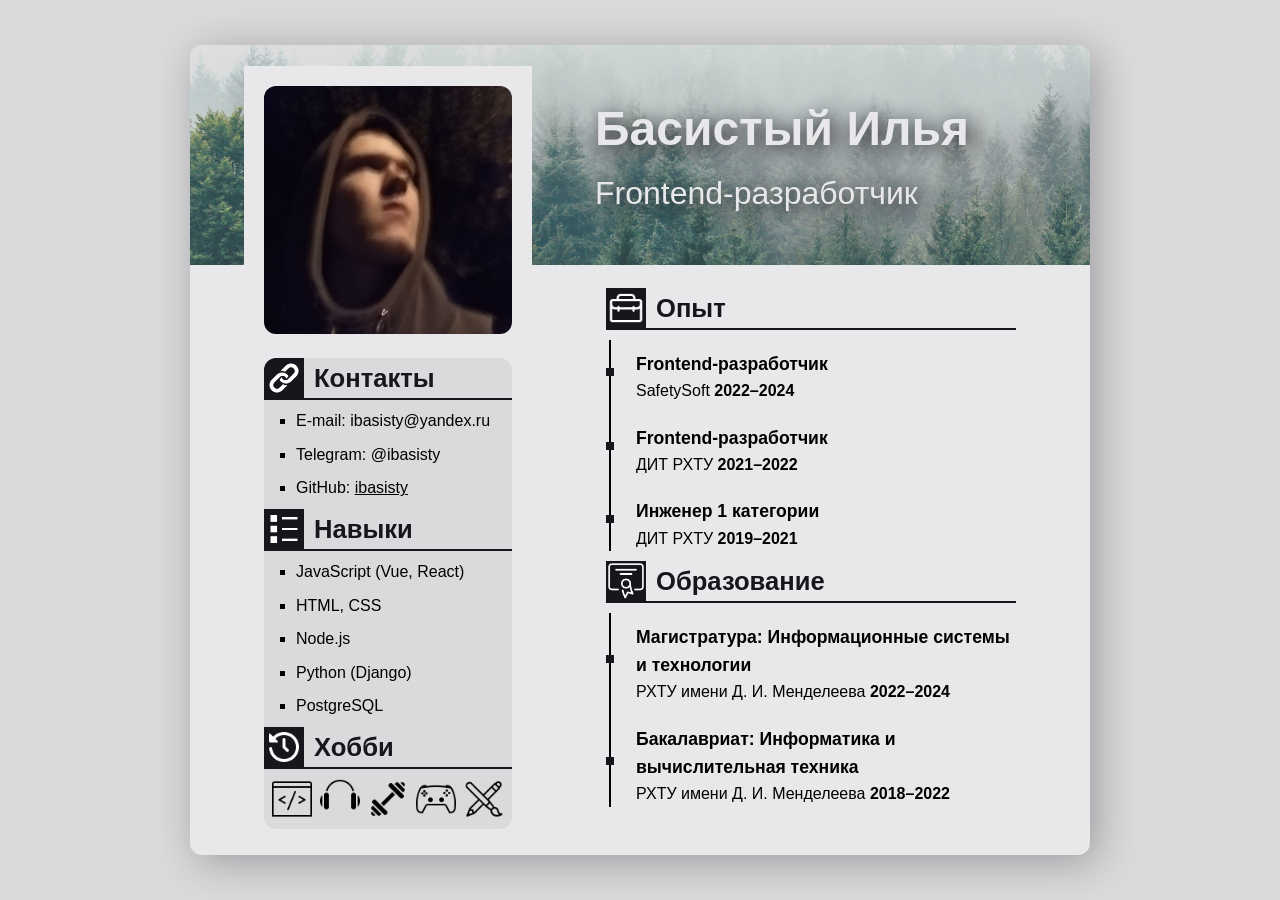
<file: index.html>
<!DOCTYPE html>
<html lang="ru">
<head>
  <meta charset="UTF-8">
  <meta name="viewport" content="width=device-width, initial-scale=1.0">
  <title>Басистый Илья</title>
  <link rel="stylesheet" href="styles/base.css">
  <link rel="stylesheet" href="styles/update_styles.css">
  <link rel="stylesheet" href="styles/main_style.css">
</head>
<body>

<body>

  <main>
    <div class="background-info">
      <img src="assets/images/background_forest_1.jpg" alt="" class="header-img">
      <div class="info">
        <span class="fio">Басистый Илья</span>
        <br>
        <span class="profession">Frontend-разработчик</span>
      </div>
    </div>
  
    <div class="main-content">
      <div class="half-content left-half">
        <img src="assets/images/avatar_photo.jpg" alt="" class="avatar-img">

        <div class="left-card">
          <div>
            <div class="icon-wrapper">
                <div class="icon" style="border-radius: 12px 0px 0 0;">
                    <img src="assets/icons/icons8-link-64.png" alt="Icon">
                </div>
                <span>Контакты</span>
              </div>
              <hr class="separator">
              <ul>
                  <li>E-mail: ibasisty@yandex.ru</li>
                  <li>Telegram: @ibasisty</li>
                  <li>GitHub: <a href="https://github.com/ibasisty">ibasisty</a></li>
              </ul>
              <div class="icon-wrapper">
                  <div class="icon">
                      <img src="assets/icons/icons8-list-64.png" alt="Icon">
                  </div>
                  <span>Навыки</span>
              </div>
              <hr class="separator">
              <ul>
                <li>JavaScript (Vue, React)</li>
                <li>HTML, CSS</li>
                <li>Node.js</li>
                <li>Python (Django)</li>
                <li>PostgreSQL</li>
              </ul>
              <div class="icon-wrapper">
                  <div class="icon">
                      <img src="assets/icons/icons8-time-48.png" alt="Icon">
                  </div>
                  <span>Хобби</span>
              </div>
              <hr class="separator">
              <div class="half-hobbies">
                  <img src="assets/icons/hobbies/icons8-code-100.png" alt="" class="hobbies-img">
                  <img src="assets/icons/hobbies/icons8-headphones-100.png" alt="" class="hobbies-img">
                  <img src="assets/icons/hobbies/icons8-gym-100.png" alt="" class="hobbies-img">
                  <img src="assets/icons/hobbies/icons8-game-100.png" alt="" class="hobbies-img">
                  <img src="assets/icons/hobbies/icons8-art-100.png" alt="" class="hobbies-img">
              </div>
          </div>
          <!-- <div class="dark_subcard">2</div> -->
        </div>
      </div>
      <div class="half-content right-half">
          <div class="icon-wrapper">
              <div class="icon">
                  <img src="assets/icons/icons8-job-48.png" alt="Icon">
              </div>
              <span>Опыт</span>
          </div>
          <hr class="separator">

          <ul class="timeline">
              <li>
                  <div class="position">Frontend-разработчик</div>
                  <div class="company">SafetySoft <span class="dates">2022–2024</span></div>
              </li>
              <li>
                  <div class="position">Frontend-разработчик</div>
                  <div class="company">ДИТ РХТУ <span class="dates">2021–2022</span></div>
              </li>
              <li>
                  <div class="position">Инженер 1 категории</div>
                  <div class="company">ДИТ РХТУ <span class="dates">2019–2021</span></div>
              </li>
          </ul>

          <div class="icon-wrapper">
              <div class="icon">
                  <img src="assets/icons/icons8-education-64.png" alt="Icon">
              </div>
              <span>Образование</span>
          </div>
          <hr class="separator">

          <ul class="timeline">
              <li>
                  <div class="position">Магистратура: Информационные системы и технологии</div>
                  <div class="company">РХТУ имени Д. И. Менделеева <span class="dates">2022–2024</span></div>
              </li>
              <li>
                  <div class="position">Бакалавриат: Информатика и вычислительная техника</div>
                  <div class="company">РХТУ имени Д. И. Менделеева <span class="dates">2018–2022</span></div>
              </li>
          </ul>

      </div>
    </div>

  </main>



</body>


</body>
</html>
</file>
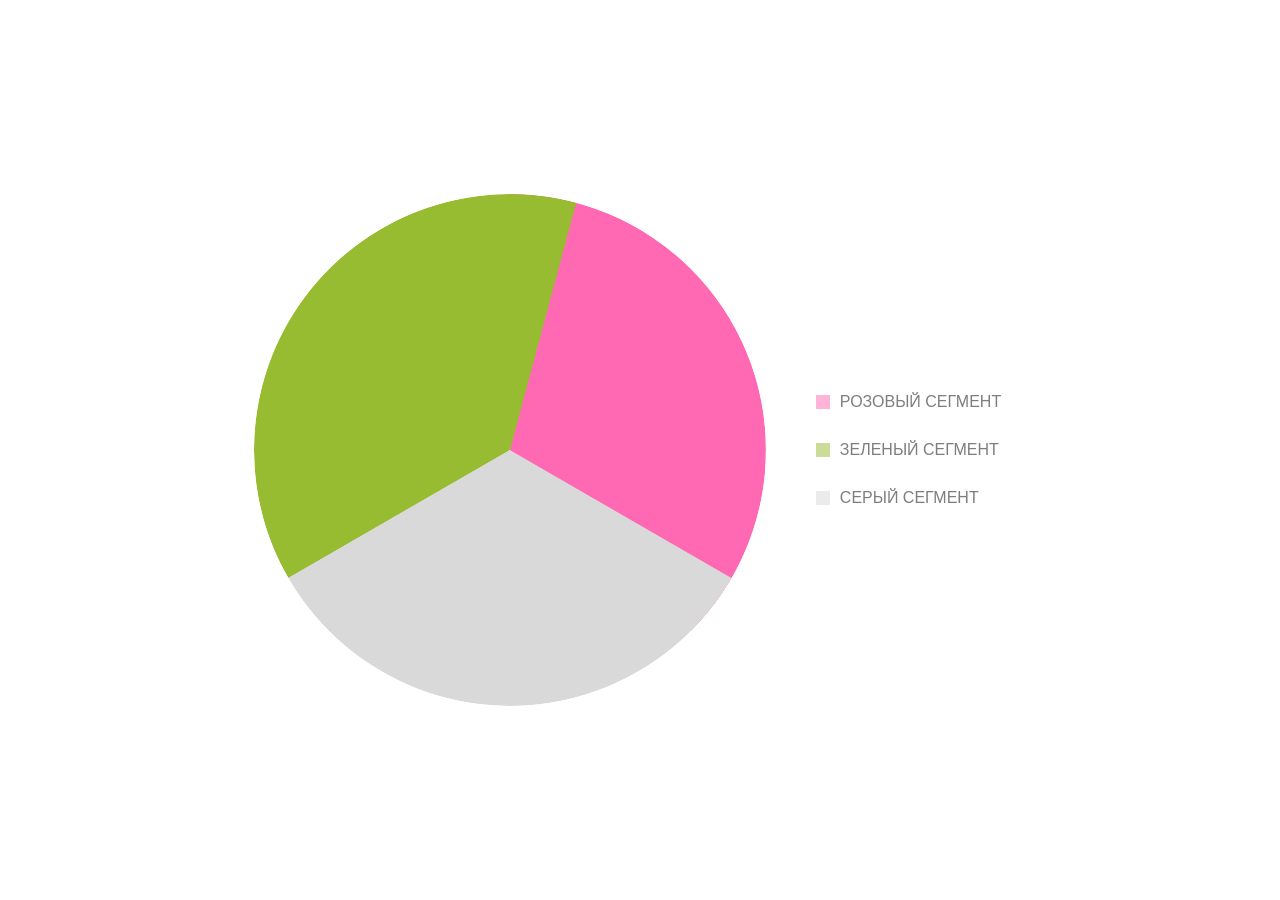
<file: preview/art3d_pages/circle.html>
<!DOCTYPE html>
<html lang="en">
<head>
    <meta charset="UTF-8">
    <meta name="viewport" content="width=device-width, initial-scale=1.0">
    <link rel="stylesheet" href="./page2/normalize.css">
    <link rel="stylesheet" href="./page2/style.css">
    <title>Circle</title>
</head>
<body>
  <div class="chart-container">
    <div class="pie-chart">
      <div class="slice slice-1" data-id="item1"></div>
      <div class="slice slice-2" data-id="item2"></div>
      <div class="slice slice-3" data-id="item3"></div>
    </div>

    <div class="legend">
      <div class="legend-item" data-id="item1">
        <div class="legend-color" style="background: #FF69B4"></div>
        <span class="legend-label">Розовый сегмент</span>
      </div>
      <div class="legend-item" data-id="item3">
        <div class="legend-color" style="background: #97BB31"></div>
        <span class="legend-label">Зеленый сегмент</span>
      </div>
      <div class="legend-item" data-id="item2">
        <div class="legend-color" style="background: #D9D9D9"></div>
        <span class="legend-label">Серый сегмент</span>
      </div>
    </div>
  </div>
    <script src="./page2/script.js"></script>
</body>
</html>
</file>
<file: styles/base.css>
/* Очистка стилей браузера */


/* Reset всех стилей */
*,
*::before,
*::after {
  box-sizing: border-box;
  margin: 0;
  padding: 0;
  border: 0;
}

/* Убираем стандартные отступы у заголовков и параграфов */
h1,
h2,
h3,
h4,
h5,
h6,
p {
  font-weight: normal;
  font-size: 100%;
}

/* Убираем стандартные стили у ссылок */
a {
  text-decoration: none;
  color: inherit;
}

/* Убираем стандартные стили у изображений */
img {
  max-width: 100%;
  height: auto;
  vertical-align: middle;
  border: 0;
}

/* Убираем стандартные стили у таблиц */
table {
  border-collapse: collapse;
  border-spacing: 0;
}

/* Убираем стандартные стили у форм */
button,
input,
select,
textarea {
  font-family: inherit;
  font-size: 100%;
  background: transparent;
  border: none;
  outline: none;
}

/* Убираем стандартные стили у элементов формы */
button {
  cursor: pointer;
  padding: 0;
}

/* Убираем стандартные отступы у pre и code */
pre,
code,
kbd,
samp {
  font-family: monospace, monospace;
  font-size: 1em;
}

/* Убираем отступы у body */
body {
  line-height: 1;
  -webkit-text-size-adjust: 100%;
}

/* Убираем отступы у контейнеров */
article,
aside,
details,
figcaption,
figure,
footer,
header,
main,
menu,
nav,
section,
summary {
  display: block;
}
</file>
<file: styles/update_styles.css>
h1 {
    font-size: 1.7rem;
    font-weight: bold;
}

p {
    font-size: 1rem;
    line-height: 1.6;
}

a {
    text-decoration: underline;
}

a:hover {
    text-decoration: none;
    color: #e8e8ea;
}

ul, ol {
    margin: 0.5rem;
    padding-left: 1.5rem;
}

li {
    margin: 0 0 0.5rem;
}

img {
    max-width: 100%;
    height: auto;
    /* border-radius: 4px; */
}
</file>
<file: styles/main_style.css>
:root {
    --light-color: #e8e8ea;
    --dark-color: #17161c;
    --second-color: #dadadc;
}


html, body {
  font-family: Arial, sans-serif;
  line-height: 1.6;
}

body {
  display: flex;
  flex-direction: column;
  min-height: 100vh; /* Минимальная высота — весь экран */
  justify-content: center;
  align-items: center;
  background-color: var(--second-color);
}

main {
    width: 100%;
    box-shadow: 7px 7px 40px #17161c50;
    position: relative;
    background-color: var(--light-color);
}

ul {
    list-style-type: square;
}

.background-info {
    height: 160px;
    width: 100%;
    position: absolute;
    display: flex;
    align-items: center;
    justify-content: end;
    overflow: hidden;
}

.background-info .info {
    width: 55%;
    position: absolute;
    color: var(--light-color);
    text-shadow: 4px 4px 20px var(--dark-color);
}

.background-info .info .fio {
    font-size: 2rem;
    font-weight: bold;
}

.background-info .info .profession {
    font-size: 1rem;
}

/* DECORATION */

.icon-wrapper {
    display: flex;
    flex-direction: row;
    gap: 10px;
    align-items: flex-start; /* держит всё по левому краю */
}

.icon-wrapper span {
    height: 1.6rem;
    font-size: 1.6rem;
    color: var(--dark-color);
    font-weight: bold;
}

.icon-wrapper .icon {
    width: 40px;
    height: 40px;
    background-color: var(--dark-color);
    /* border-radius: 12px 0px 0 0; */
    display: flex;
    align-items: center;
    justify-content: center;
    overflow: hidden;
}

.icon-wrapper .icon img {
    width: 90%;
    height: 90%;
    object-fit: cover;
}

.separator {
    height: 2px;
    background-color: var(--dark-color);
    width: 100%;
}

/* TIMELINE */

.timeline {
    list-style: none;
    padding: 0;
    position: relative;
    margin: 10px 0;
}

.timeline::before {
    content: '';
    position: absolute;
    left: 3px;
    top: 0;
    bottom: 0;
    width: 2px;
    background: #000;
    z-index: 0;
}

.timeline li {
    padding: 10px 0 0 30px;
    position: relative;
    margin: 10px 0;
}

.timeline li::before {
    content: '';
    position: absolute;
    left: 0;
    top: 50%;
    transform: translateY(-50%);
    width: 8px;
    height: 8px;
    background: var(--dark-color);
    /* border: 2px solid #000; */
    /* border-radius: 50%; */
    z-index: 1;
}

.timeline li .position {
    font-size: 1.1rem;
    font-weight: bold;
}

.timeline li .dates {
    font-weight: bold;
}

/* IMAGES */
.header-img {
    height: 100%;
    width: 100%;
    object-fit: cover;
    filter: opacity(80%);
}

.avatar-img {
    width: 130px;
    height: 130px;
    border-radius: 12px;
}


/* FLEX COLUMN */

.main-content {
    display: flex;
    flex-direction: column;
    justify-content: center;
    position: relative;
    z-index: 2;
}

.half-content {
    padding: 20px;
    margin-bottom: 20px;
}

/* LEFT */

.left-half { 
    /* background-color: rgba(137, 43, 226, 0.281); */
    /* background-color: var(--light-color); */
}

.left-card {
    margin-top: 10%;
    width: 100%;
    height: auto;
    background-color: var(--second-color);
    border-radius: 12px;
    
    display: flex;
    flex-direction: column;
    justify-content: end;
}

.half-hobbies {
    display: flex;
    flex-direction: row;
    gap: 8px;
    align-items: center;
    justify-content: center;
    height: 100%;
    width: 100%;
    padding-top: 10px;
    padding-bottom: 10px;
}

.hobbies-img {
    width: 40px;
    height: 40px;
    object-fit: cover;
    overflow: hidden;
}

.dark_subcard {
    background-color: var(--dark-color);
    color: var(--light-color);
    border-radius: 0 0 12px 12px;
}

/* RIGHT */

.right-half {
    /* background-color: rgba(127, 255, 212, 0.219); */
}


/* MEDIA */

/* Если ширина экрана 600px и больше */
@media (min-width: 600px) {


}


/* Если ширина экрана 900px и больше */
@media (min-width: 900px) {
    html, body { height: 100%; }

    main {
        width: 900px;
        height: 90%;
        border-radius: 12px;
    }

    .background-info {
        height: 220px;
        border-radius: 12px 12px 0 0;
    }

    .background-info .info .fio {
        font-size: 3rem;
        font-weight: bold;
    }

    .background-info .info .profession {
        font-size: 2rem;
    }

    /* IMAGES */


    .avatar-img {
        width: 248px;
        height: 248px;
    }

    /* FLEX COLUMN */

    .main-content {
        flex-direction: row;
        align-items: end;
        gap: 6%;
        height: 100%;
    }

    /* LEFT */

    .left-half {
        height: 95%;
        width: 32%;
        background-color: var(--light-color);
    }

    .left-card {
        max-height: 69%;
    }

    /* RIGHT */

    .right-half {
        height: 70%;
        width: 50%;
    }
}
</file>
<file: preview/art3d_pages/page2/style.css>
body {
    display: flex;
    justify-content: center;
    align-items: center;
    min-height: 100vh;
    margin: 0;
    font-family: Arial, sans-serif;
    text-transform: uppercase;
}

.chart-container {
    display: flex;
    align-items: center;
    gap: 40px;
}

.pie-chart {
    position: relative;
    width: 512px;
    height: 512px;
    border-radius: 50%;
    overflow: hidden;
}



.slice {
    position: absolute;
    width: 100%;
    height: 100%;
    border-radius: 50%;
    clip-path: polygon(50% 50%, 50% 0%, 100% 0%, 100% 100%, 50% 50%);
    transform-origin: center;
    transition: all 0.3s ease;
    cursor: pointer;
    z-index: 1;
}

.slice-1 {
    background-color: #FF69B4;
    clip-path: polygon(50% 50%, 50% 0%, 100% 0%, 100% 100%, 50% 50%);
}

.slice-2 {
    background-color: #D9D9D9;
    transform: rotate(120deg);
    clip-path: polygon(50% 50%, 50% 0%, 100% 0%, 100% 100%, 50% 50%);
}

.slice-3 {
    background-color: #97BB31;
    transform: rotate(240deg);
    clip-path: polygon(50% 50%, 50% 0%, 100% 0%, 100% 100%, 50% 50%);
}


.legend {
    display: flex;
    flex-direction: column;
    gap: 12px;
    min-width: 180px;
}

.legend-item {
    display: flex;
    align-items: center;
    gap: 10px;
    cursor: pointer;
    padding: 6px 10px;
    border-radius: 6px;
    opacity: 0.5;
    transition: background 0.3s ease, transform 0.2s ease, opacity 0.3s ease;
}

.legend-item:hover {
    opacity: 1;
}

.legend-color {
    width: 14px;
    height: 14px;
    flex-shrink: 0;
}

.legend-label {
    white-space: nowrap;
}
</file>
